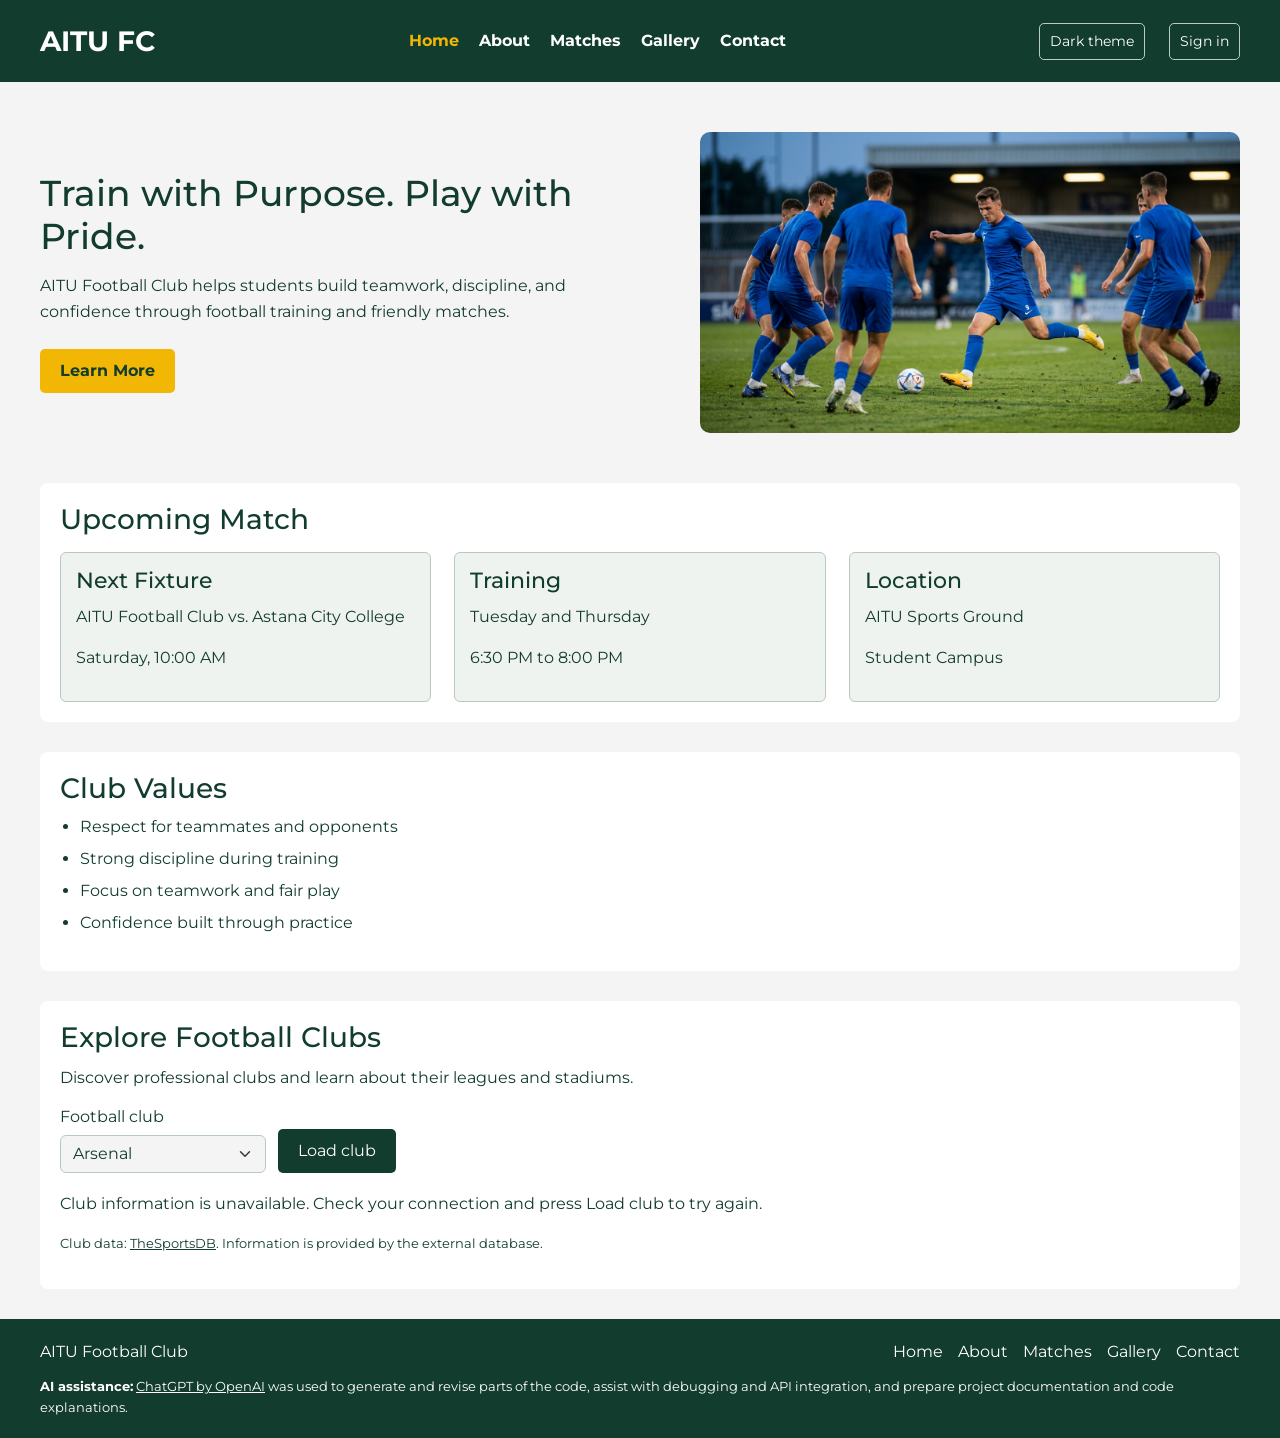
<file: index.html>
<!DOCTYPE html>
<html lang="en">
<head>
  <meta charset="UTF-8">
  <meta name="viewport" content="width=device-width, initial-scale=1.0">
  <title>AITU Football Club</title>
  <link rel="preconnect" href="https://fonts.googleapis.com">
  <link rel="preconnect" href="https://fonts.gstatic.com" crossorigin>
  <link href="https://fonts.googleapis.com/css2?family=Montserrat:wght@400;600;700&display=swap" rel="stylesheet">
  <link rel="stylesheet" href="https://cdn.jsdelivr.net/npm/bootstrap@5.3.3/dist/css/bootstrap.min.css">
  <link rel="stylesheet" href="css/style.css">
</head>
<body>
  <header>
    <a class="logo" href="index.html">AITU FC</a>
    <nav>
      <ul>
        <li><a href="index.html" aria-current="page">Home</a></li>
        <li><a href="about.html">About</a></li>
        <li><a href="matches.html">Matches</a></li>
        <li><a href="gallery.html">Gallery</a></li>
        <li><a href="contact.html">Contact</a></li>
      </ul>
    </nav>
    <div class="header-tools">
      <button type="button" id="theme-toggle" aria-pressed="false">Dark theme</button>
      <span id="user-name"></span>
      <a id="sign-in-link" href="signin.html">Sign in</a>
      <button type="button" id="sign-out" hidden>Sign out</button>
    </div>
  </header>

  <main>
    <section class="hero">
      <div class="hero-text">
        <h1>Train with Purpose. Play with Pride.</h1>
        <p>AITU Football Club helps students build teamwork, discipline, and confidence through football training and friendly matches.</p>
        <a class="button" href="about.html">Learn More</a>
      </div>
      <div class="hero-image">
        <img src="training.png" alt="Football players training on the field" loading="lazy">
      </div>
    </section>

    <section class="section" id="schedule">
      <h2>Upcoming Match</h2>
      <div class="info-box">
        <div class="card">
          <h3>Next Fixture</h3>
          <p>AITU Football Club vs. Astana City College</p>
          <p>Saturday, 10:00 AM</p>
        </div>
        <div class="card">
          <h3>Training</h3>
          <p>Tuesday and Thursday</p>
          <p>6:30 PM to 8:00 PM</p>
        </div>
        <div class="card">
          <h3>Location</h3>
          <p>AITU Sports Ground</p>
          <p>Student Campus</p>
        </div>
      </div>
    </section>

    <section class="section" id="players">
      <h2>Club Values</h2>
      <ul>
        <li>Respect for teammates and opponents</li>
        <li>Strong discipline during training</li>
        <li>Focus on teamwork and fair play</li>
        <li>Confidence built through practice</li>
      </ul>
    </section>

    <section class="section" id="football-clubs">
      <h2>Explore Football Clubs</h2>
      <p>Discover professional clubs and learn about their leagues and stadiums.</p>
      <form id="team-form" class="team-controls">
        <div>
          <label for="team-select">Football club</label>
          <select id="team-select" class="form-select">
            <option value="133604">Arsenal</option>
            <option value="133602">Liverpool</option>
            <option value="133612">Manchester United</option>
          </select>
        </div>
        <button id="team-load" class="form-button" type="submit">Load club</button>
      </form>
      <p id="team-status" role="status" aria-live="polite"></p>
      <div id="team-results" aria-busy="false"></div>
      <p class="api-credit">Club data: <a href="https://www.thesportsdb.com/" target="_blank" rel="noopener">TheSportsDB</a>. Information is provided by the external database.</p>
    </section>
  </main>

  <footer>
    <p>AITU Football Club</p>
    <div class="footer-links">
      <a href="index.html">Home</a>
      <a href="about.html">About</a>
      <a href="matches.html">Matches</a>
      <a href="gallery.html">Gallery</a>
      <a href="contact.html">Contact</a>
    </div>
    <p class="ai-credit"><strong>AI assistance:</strong> <a href="https://chatgpt.com/" target="_blank" rel="noopener">ChatGPT by OpenAI</a> was used to generate and revise parts of the code, assist with debugging and API integration, and prepare project documentation and code explanations.</p>
  </footer>

  <script src="js/jquery-3.7.1.min.js"></script>
  <script src="js/script.js"></script>
</body>
</html>
</file>
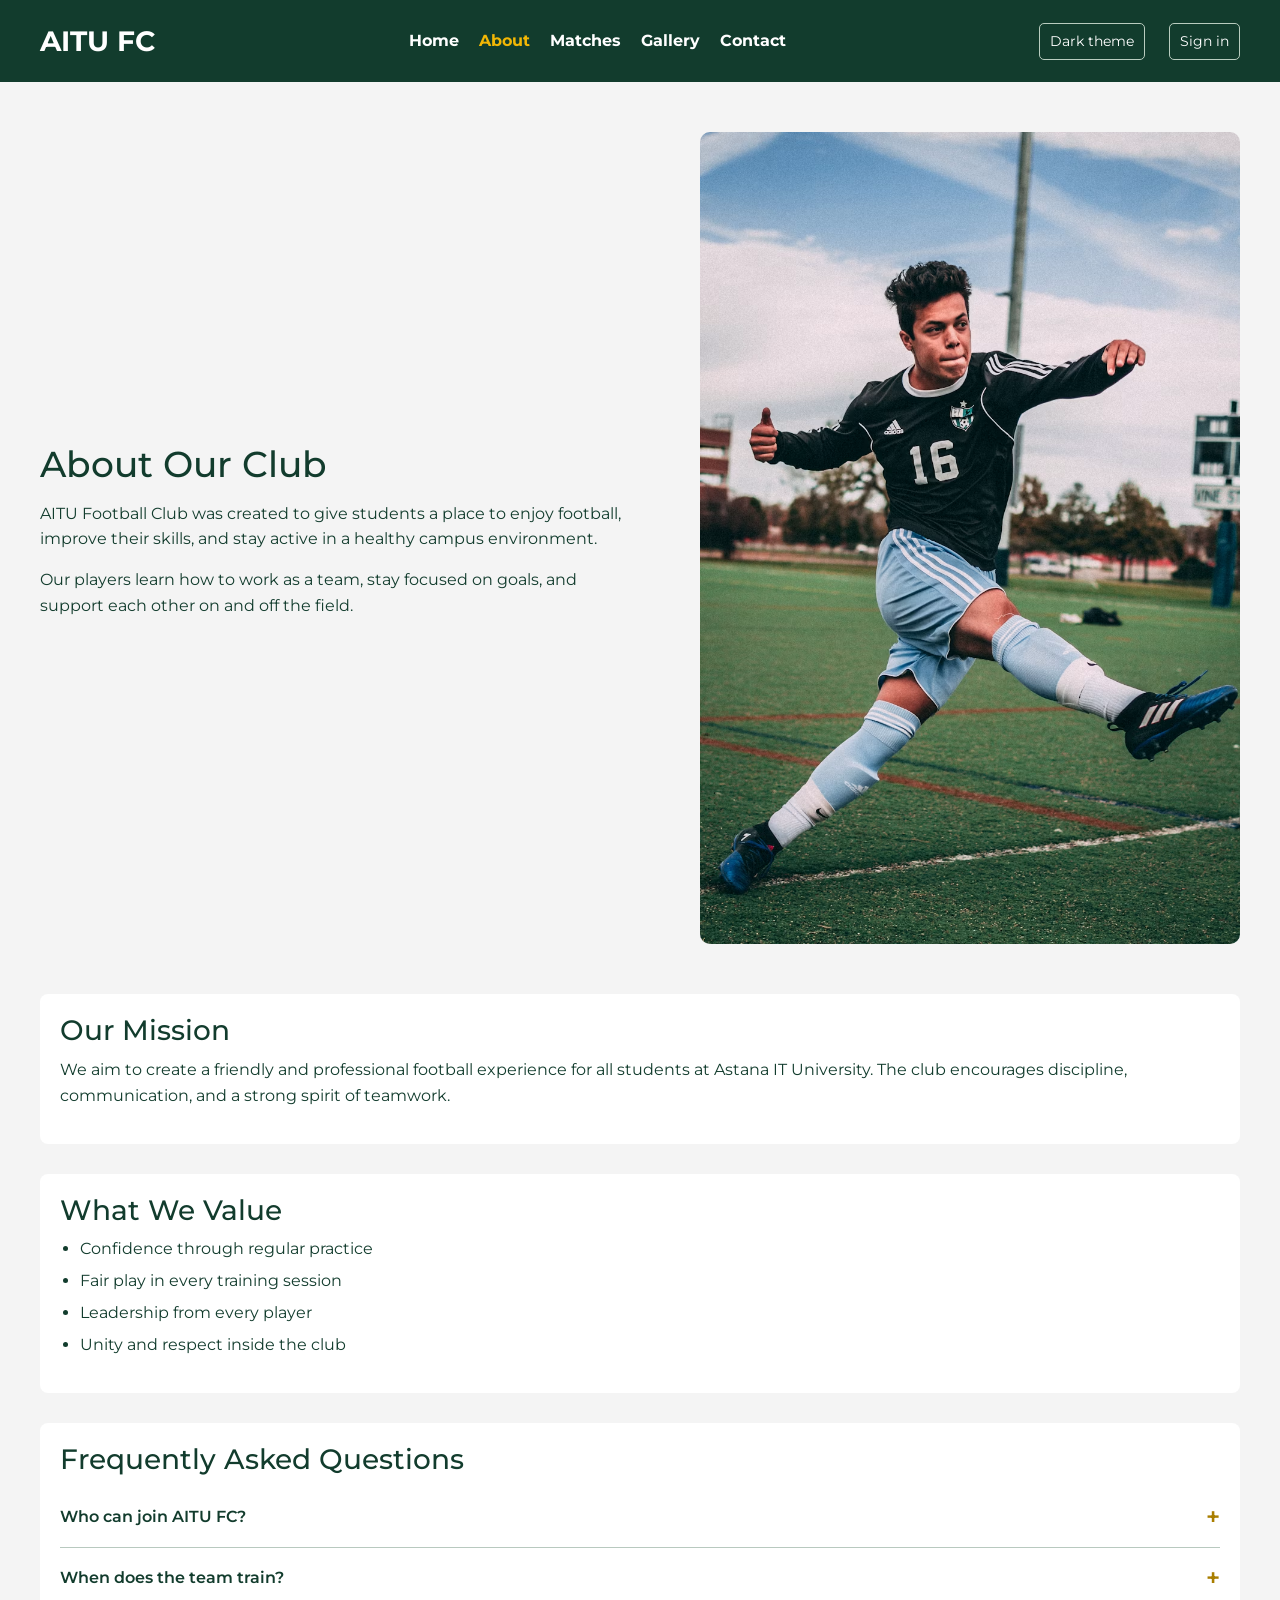
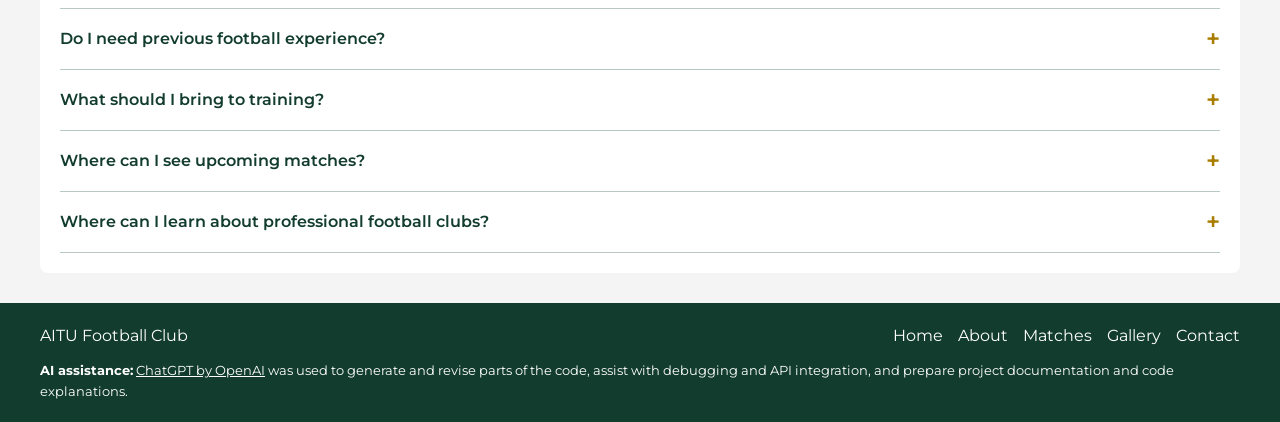
<file: about.html>
<!DOCTYPE html>
<html lang="en">
<head>
  <meta charset="UTF-8">
  <meta name="viewport" content="width=device-width, initial-scale=1.0">
  <title>About AITU Football Club</title>
  <link rel="preconnect" href="https://fonts.googleapis.com">
  <link rel="preconnect" href="https://fonts.gstatic.com" crossorigin>
  <link href="https://fonts.googleapis.com/css2?family=Montserrat:wght@400;600;700&display=swap" rel="stylesheet">
  <link rel="stylesheet" href="https://cdn.jsdelivr.net/npm/bootstrap@5.3.3/dist/css/bootstrap.min.css">
  <link rel="stylesheet" href="css/style.css">
</head>
<body>
  <header>
    <a class="logo" href="index.html">AITU FC</a>
    <nav>
      <ul>
        <li><a href="index.html">Home</a></li>
        <li><a href="about.html" aria-current="page">About</a></li>
        <li><a href="matches.html">Matches</a></li>
        <li><a href="gallery.html">Gallery</a></li>
        <li><a href="contact.html">Contact</a></li>
      </ul>
    </nav>
    <div class="header-tools">
      <button type="button" id="theme-toggle" aria-pressed="false">Dark theme</button>
      <span id="user-name"></span>
      <a id="sign-in-link" href="signin.html">Sign in</a>
      <button type="button" id="sign-out" hidden>Sign out</button>
    </div>
  </header>

  <main>
    <section class="hero">
      <div class="hero-text">
        <h1>About Our Club</h1>
        <p>AITU Football Club was created to give students a place to enjoy football, improve their skills, and stay active in a healthy campus environment.</p>
        <p>Our players learn how to work as a team, stay focused on goals, and support each other on and off the field.</p>
      </div>
      <div class="hero-image">
        <img src="person.avif" alt="Football team standing together after the match" loading="lazy">
      </div>
    </section>

    <section class="section">
      <h2>Our Mission</h2>
      <p>We aim to create a friendly and professional football experience for all students at Astana IT University. The club encourages discipline, communication, and a strong spirit of teamwork.</p>
    </section>

    <section class="section">
      <h2>What We Value</h2>
      <ul>
        <li>Confidence through regular practice</li>
        <li>Fair play in every training session</li>
        <li>Leadership from every player</li>
        <li>Unity and respect inside the club</li>
      </ul>
    </section>

    <section class="section" id="faq">
      <h2>Frequently Asked Questions</h2>
      <div class="faq-item">
        <button class="faq-question" type="button" aria-expanded="false" aria-controls="faq-1">Who can join AITU FC?<span class="faq-icon" aria-hidden="true">+</span></button>
        <div class="faq-answer" id="faq-1"><p>The club welcomes AITU students who enjoy football and want to improve their skills.</p></div>
      </div>
      <div class="faq-item">
        <button class="faq-question" type="button" aria-expanded="false" aria-controls="faq-2">When does the team train?<span class="faq-icon" aria-hidden="true">+</span></button>
        <div class="faq-answer" id="faq-2"><p>Our sample training schedule is Tuesday and Thursday, from 6:30 PM to 8:00 PM. Confirm the actual session with the team.</p></div>
      </div>
      <div class="faq-item">
        <button class="faq-question" type="button" aria-expanded="false" aria-controls="faq-3">Do I need previous football experience?<span class="faq-icon" aria-hidden="true">+</span></button>
        <div class="faq-answer" id="faq-3"><p>Players of different levels can take part in training. Tryouts help the team find suitable roles for each player.</p></div>
      </div>
      <div class="faq-item">
        <button class="faq-question" type="button" aria-expanded="false" aria-controls="faq-4">What should I bring to training?<span class="faq-icon" aria-hidden="true">+</span></button>
        <div class="faq-answer" id="faq-4"><p>Bring suitable football shoes, sports clothes, shin guards and a water bottle.</p></div>
      </div>
      <div class="faq-item">
        <button class="faq-question" type="button" aria-expanded="false" aria-controls="faq-5">Where can I see upcoming matches?<span class="faq-icon" aria-hidden="true">+</span></button>
        <div class="faq-answer" id="faq-5"><p>Visit the Matches page. Use the search field and category buttons to find friendly, league or cup matches.</p></div>
      </div>
      <div class="faq-item">
        <button class="faq-question" type="button" aria-expanded="false" aria-controls="faq-6">Where can I learn about professional football clubs?<span class="faq-icon" aria-hidden="true">+</span></button>
        <div class="faq-answer" id="faq-6"><p>The Home page includes Explore Football Clubs. Select Arsenal, Liverpool or Manchester United and load information about the club from TheSportsDB.</p></div>
      </div>
    </section>
  </main>

  <footer>
    <p>AITU Football Club</p>
    <div class="footer-links">
      <a href="index.html">Home</a>
      <a href="about.html">About</a>
      <a href="matches.html">Matches</a>
      <a href="gallery.html">Gallery</a>
      <a href="contact.html">Contact</a>
    </div>
    <p class="ai-credit"><strong>AI assistance:</strong> <a href="https://chatgpt.com/" target="_blank" rel="noopener">ChatGPT by OpenAI</a> was used to generate and revise parts of the code, assist with debugging and API integration, and prepare project documentation and code explanations.</p>
  </footer>

  <script src="js/jquery-3.7.1.min.js"></script>
  <script src="js/script.js"></script>
</body>
</html>
</file>
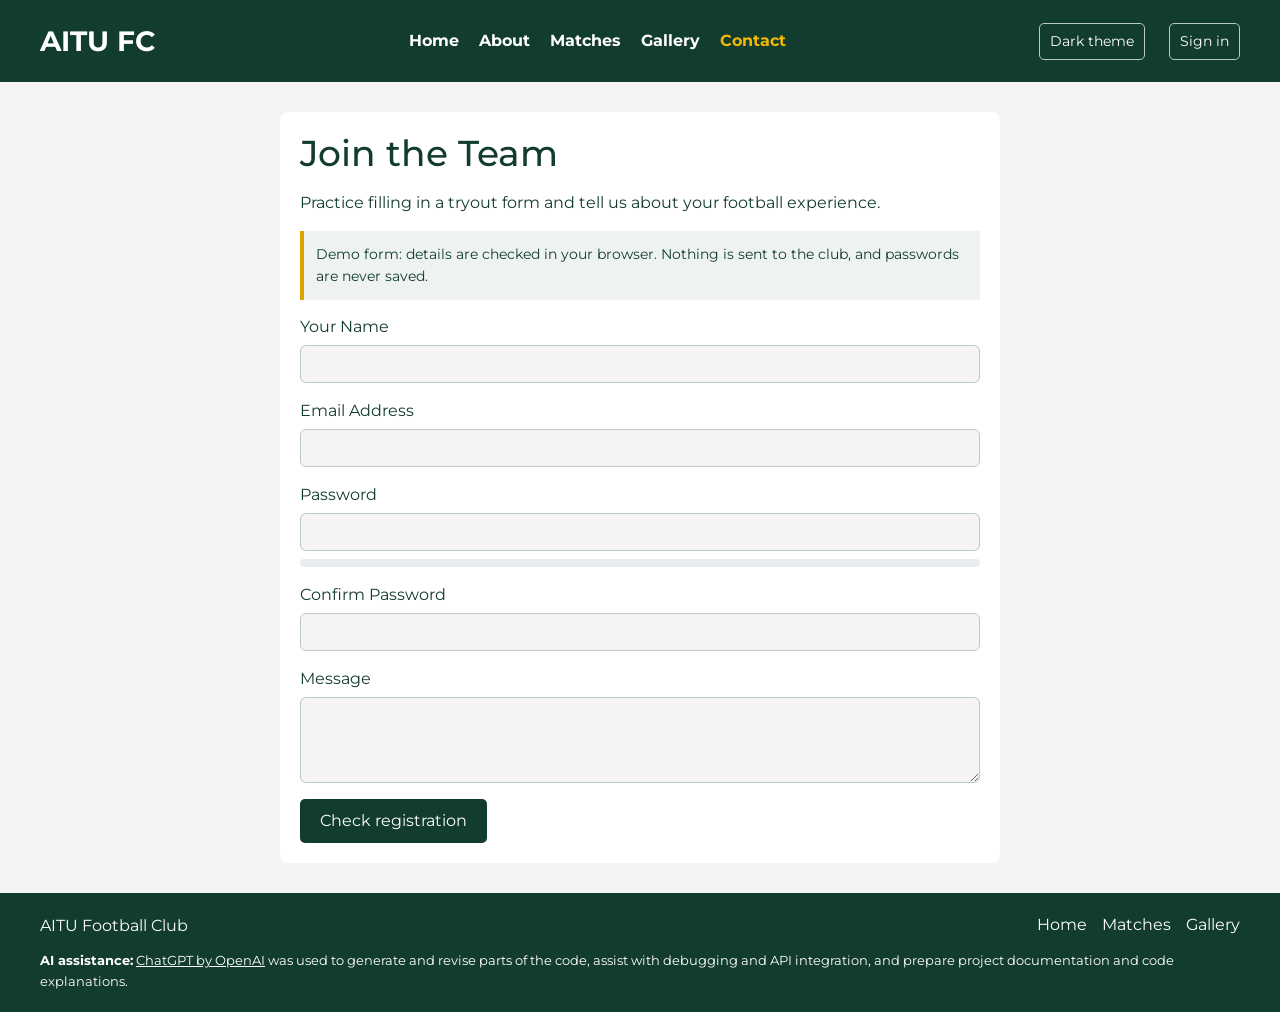
<file: contact.html>
<!DOCTYPE html>
<html lang="en">
<head>
  <meta charset="UTF-8">
  <meta name="viewport" content="width=device-width, initial-scale=1.0">
  <title>Contact AITU Football Club</title>
  <link rel="preconnect" href="https://fonts.googleapis.com">
  <link rel="preconnect" href="https://fonts.gstatic.com" crossorigin>
  <link href="https://fonts.googleapis.com/css2?family=Montserrat:wght@400;600;700&display=swap" rel="stylesheet">
  <link rel="stylesheet" href="https://cdn.jsdelivr.net/npm/bootstrap@5.3.3/dist/css/bootstrap.min.css">
  <link rel="stylesheet" href="css/style.css">
</head>
<body>
  <header>
    <a class="logo" href="index.html">AITU FC</a>
    <nav>
      <ul>
        <li><a href="index.html">Home</a></li>
        <li><a href="about.html">About</a></li>
        <li><a href="matches.html">Matches</a></li>
        <li><a href="gallery.html">Gallery</a></li>
        <li><a href="contact.html" aria-current="page">Contact</a></li>
      </ul>
    </nav>
    <div class="header-tools">
      <button type="button" id="theme-toggle" aria-pressed="false">Dark theme</button>
      <span id="user-name"></span>
      <a id="sign-in-link" href="signin.html">Sign in</a>
      <button type="button" id="sign-out" hidden>Sign out</button>
    </div>
  </header>

  <main>
    <div class="form-section">
      <h1>Join the Team</h1>
      <p>Practice filling in a tryout form and tell us about your football experience.</p>

      <p class="demo-note">Demo form: details are checked in your browser. Nothing is sent to the club, and passwords are never saved.</p>
      <div id="form-alert" role="status" class="alert"></div>

      <form id="registration-form" novalidate>
        <div class="mb-3">
          <label for="player-name">Your Name</label>
          <input class="form-control" type="text" id="player-name" name="player-name" required>
          <div class="invalid-feedback" id="name-error"></div>
          <div class="valid-feedback" id="name-valid"></div>
        </div>

        <div class="mb-3">
          <label for="player-email">Email Address</label>
          <input class="form-control" type="email" id="player-email" name="player-email" required>
          <div class="invalid-feedback" id="email-error"></div>
          <div class="valid-feedback" id="email-valid"></div>
        </div>

        <div class="mb-3">
          <label for="player-password">Password</label>
          <input class="form-control" type="password" id="player-password" name="player-password" minlength="6" required>
          <div class="invalid-feedback" id="password-error"></div>
          <div class="valid-feedback" id="password-valid"></div>
          <div class="strength-meter-wrapper" id="password-strength-wrapper">
            <div id="password-strength-bar"></div>
          </div>
          <small id="password-strength-text"></small>
        </div>

        <div class="mb-3">
          <label for="player-confirm-password">Confirm Password</label>
          <input class="form-control" type="password" id="player-confirm-password" name="player-confirm-password" required>
          <div class="invalid-feedback" id="confirm-error"></div>
          <div class="valid-feedback" id="confirm-valid"></div>
        </div>

        <div class="mb-3">
          <label for="player-message">Message</label>
          <textarea class="form-control" id="player-message" name="player-message" rows="3" required></textarea>
          <div class="invalid-feedback" id="message-error"></div>
          <div class="valid-feedback" id="message-valid"></div>
        </div>

        <button class="form-button" type="submit" id="submit-btn">Check registration</button>
      </form>
    </div>
  </main>

  <footer>
    <p>AITU Football Club</p>
    <div class="footer-links">
      <a href="index.html">Home</a>
      <a href="matches.html">Matches</a>
      <a href="gallery.html">Gallery</a>
    </div>
    <p class="ai-credit"><strong>AI assistance:</strong> <a href="https://chatgpt.com/" target="_blank" rel="noopener">ChatGPT by OpenAI</a> was used to generate and revise parts of the code, assist with debugging and API integration, and prepare project documentation and code explanations.</p>
  </footer>

  <script src="js/jquery-3.7.1.min.js"></script>
  <script src="js/script.js"></script>
</body>
</html>
</file>
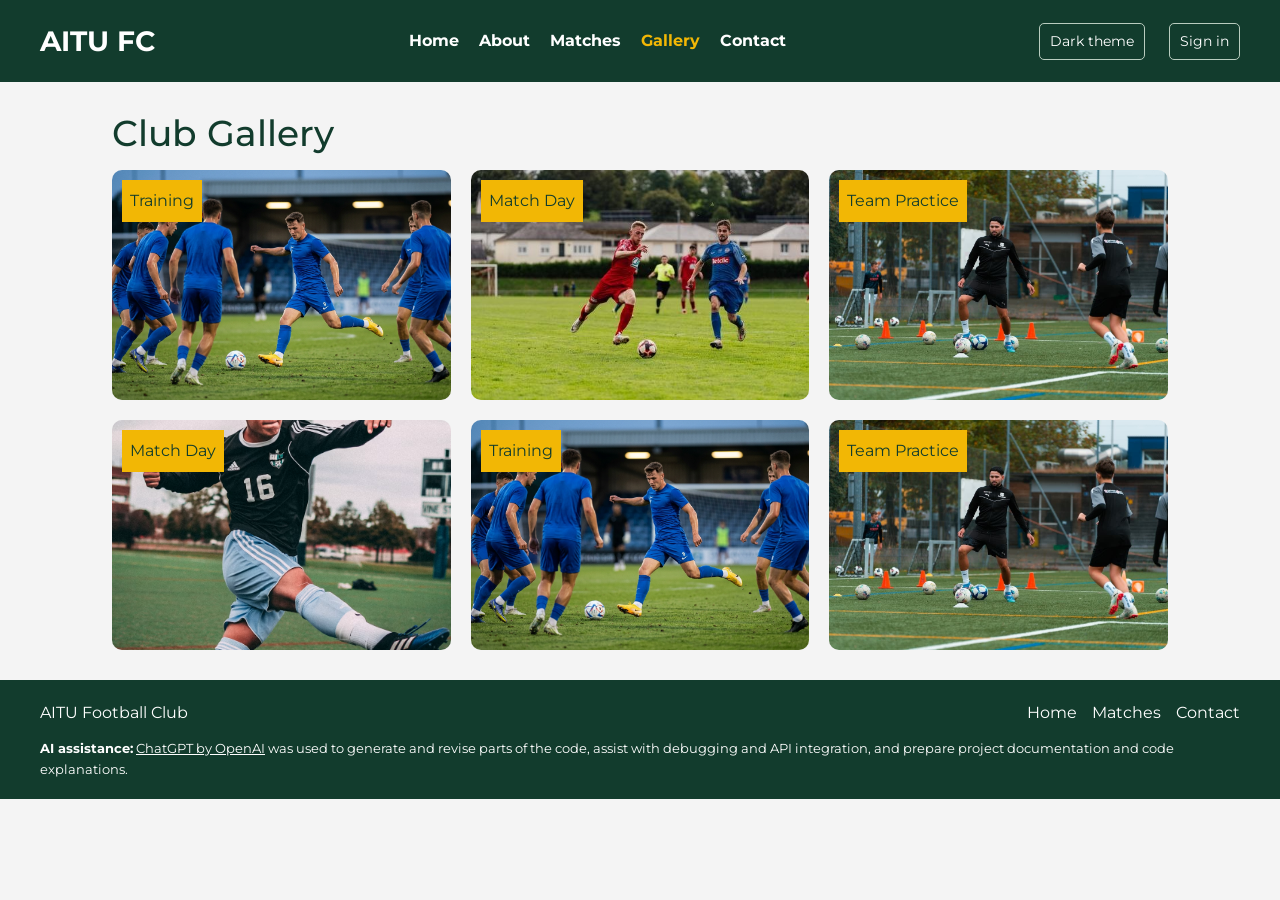
<file: gallery.html>
<!DOCTYPE html>
<html lang="en">
<head>
  <meta charset="UTF-8">
  <meta name="viewport" content="width=device-width, initial-scale=1.0">
  <title>Club Gallery - AITU Football Club</title>
  <link rel="preconnect" href="https://fonts.googleapis.com">
  <link rel="preconnect" href="https://fonts.gstatic.com" crossorigin>
  <link href="https://fonts.googleapis.com/css2?family=Montserrat:wght@400;600;700&display=swap" rel="stylesheet">
  <link rel="stylesheet" href="https://cdn.jsdelivr.net/npm/bootstrap@5.3.3/dist/css/bootstrap.min.css">
  <link rel="stylesheet" href="css/style.css">
</head>
<body>
  <header>
    <a class="logo" href="index.html">AITU FC</a>
    <nav>
      <ul>
        <li><a href="index.html">Home</a></li>
        <li><a href="about.html">About</a></li>
        <li><a href="matches.html">Matches</a></li>
        <li><a href="gallery.html" aria-current="page">Gallery</a></li>
        <li><a href="contact.html">Contact</a></li>
      </ul>
    </nav>
    <div class="header-tools">
      <button type="button" id="theme-toggle" aria-pressed="false">Dark theme</button>
      <span id="user-name"></span>
      <a id="sign-in-link" href="signin.html">Sign in</a>
      <button type="button" id="sign-out" hidden>Sign out</button>
    </div>
  </header>

  <main>
    <div class="container">
      <h1>Club Gallery</h1>
      <div class="gallery" id="club-gallery">
        <div class="gallery-photo" role="button" tabindex="0" aria-label="Open photo">
          <img src="training.png" alt="AITU football players training" loading="lazy">
          <p class="photo-badge">Training</p>
        </div>
        <div class="gallery-photo" role="button" tabindex="0" aria-label="Open photo">
          <img src="matchday.jpg" alt="AITU football players preparing for a match" loading="lazy">
          <p class="photo-badge">Match Day</p>
        </div>
        <div class="gallery-photo" role="button" tabindex="0" aria-label="Open photo">
          <img src="practice.jpg" alt="AITU football players practicing together" loading="lazy">
          <p class="photo-badge">Team Practice</p>
        </div>
        <div class="gallery-photo" role="button" tabindex="0" aria-label="Open photo">
          <img src="person.avif" alt="AITU football squad celebration after victory" loading="lazy">
          <p class="photo-badge">Match Day</p>
        </div>
        <div class="gallery-photo" role="button" tabindex="0" aria-label="Open photo">
          <img src="training.png" alt="Evening conditioning session on the pitch" loading="lazy">
          <p class="photo-badge">Training</p>
        </div>
        <div class="gallery-photo" role="button" tabindex="0" aria-label="Open photo">
          <img src="practice.jpg" alt="Tactical passing drills before tournament" loading="lazy">
          <p class="photo-badge">Team Practice</p>
        </div>
      </div>
    </div>
  </main>

  <div id="lightbox-overlay" role="dialog" aria-modal="true" aria-label="Club photo">
    <button type="button" id="lightbox-close" aria-label="Close photo">&times;</button>
    <button type="button" id="lightbox-prev" aria-label="Previous photo">&#10094;</button>
    <div class="lightbox-box">
      <img id="lightbox-img" src="training.png" alt="Enlarged gallery view">
      <p id="lightbox-caption"></p>
    </div>
    <button type="button" id="lightbox-next" aria-label="Next photo">&#10095;</button>
  </div>

  <footer>
    <p>AITU Football Club</p>
    <div class="footer-links">
      <a href="index.html">Home</a>
      <a href="matches.html">Matches</a>
      <a href="contact.html">Contact</a>
    </div>
    <p class="ai-credit"><strong>AI assistance:</strong> <a href="https://chatgpt.com/" target="_blank" rel="noopener">ChatGPT by OpenAI</a> was used to generate and revise parts of the code, assist with debugging and API integration, and prepare project documentation and code explanations.</p>
  </footer>

  <script src="js/jquery-3.7.1.min.js"></script>
  <script src="js/script.js"></script>
</body>
</html>
</file>
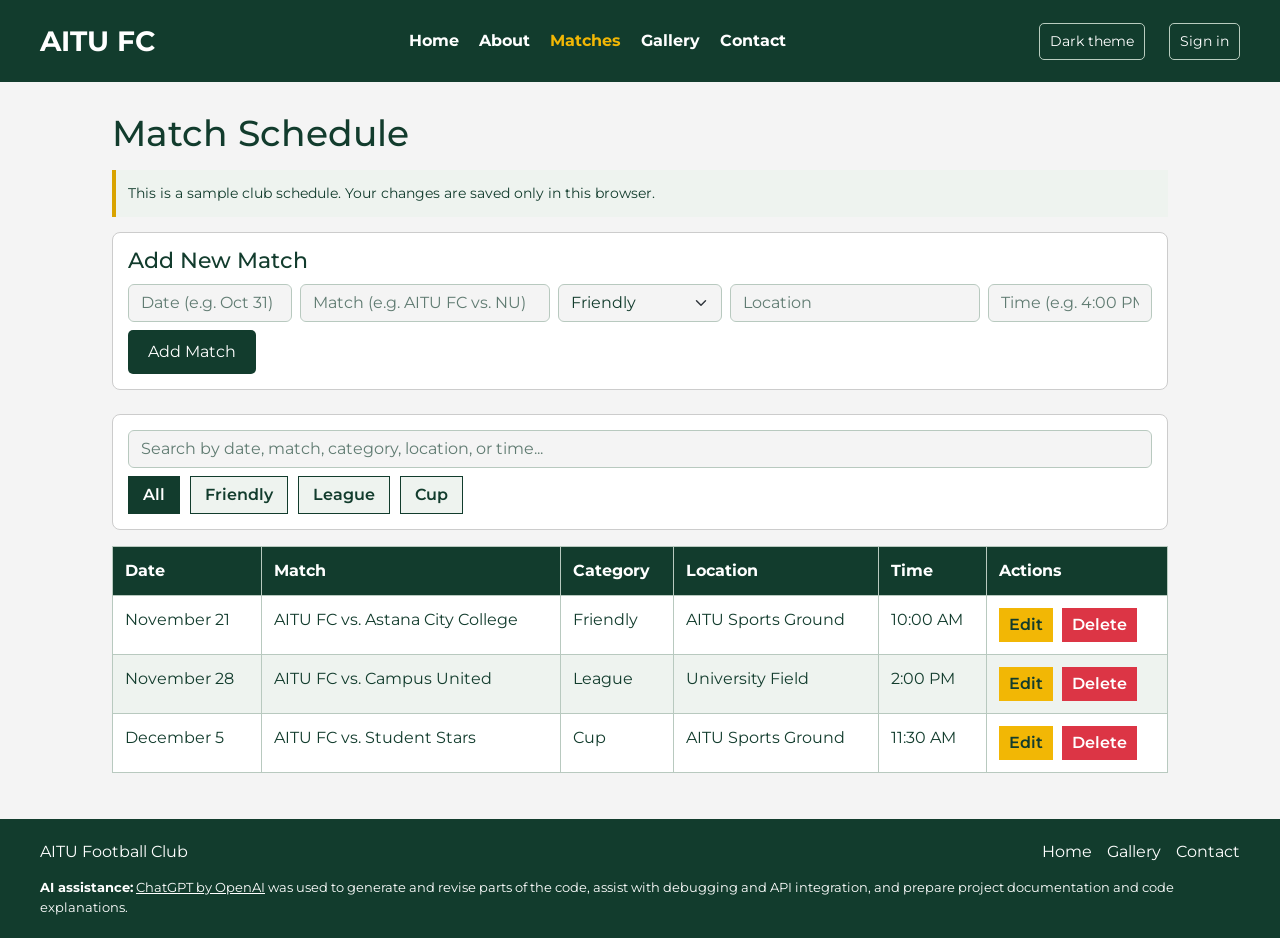
<file: matches.html>
<!DOCTYPE html>
<html lang="en">
<head>
  <meta charset="UTF-8">
  <meta name="viewport" content="width=device-width, initial-scale=1.0">
  <title>Match Schedule - AITU Football Club</title>
  <link rel="preconnect" href="https://fonts.googleapis.com">
  <link rel="preconnect" href="https://fonts.gstatic.com" crossorigin>
  <link href="https://fonts.googleapis.com/css2?family=Montserrat:wght@400;600;700&display=swap" rel="stylesheet">
  <link rel="stylesheet" href="https://cdn.jsdelivr.net/npm/bootstrap@5.3.3/dist/css/bootstrap.min.css">
  <link rel="stylesheet" href="css/style.css">
</head>
<body>
  <header>
    <a class="logo" href="index.html">AITU FC</a>
    <nav>
      <ul>
        <li><a href="index.html">Home</a></li>
        <li><a href="about.html">About</a></li>
        <li><a href="matches.html" aria-current="page">Matches</a></li>
        <li><a href="gallery.html">Gallery</a></li>
        <li><a href="contact.html">Contact</a></li>
      </ul>
    </nav>
    <div class="header-tools">
      <button type="button" id="theme-toggle" aria-pressed="false">Dark theme</button>
      <span id="user-name"></span>
      <a id="sign-in-link" href="signin.html">Sign in</a>
      <button type="button" id="sign-out" hidden>Sign out</button>
    </div>
  </header>

  <main>
    <div class="container">
      <h1>Match Schedule</h1>
      <p class="demo-note">This is a sample club schedule. Your changes are saved only in this browser.</p>

      <div class="crud-form-box mb-4">
        <h3 id="crud-form-title">Add New Match</h3>
        <div id="crud-alert" class="alert"></div>
        <form id="crud-form" class="row g-2" novalidate>
          <div class="col-md-2">
            <input type="text" id="match-date" aria-label="Date" class="form-control" placeholder="Date (e.g. Oct 31)" required>
          </div>
          <div class="col-md-3">
            <input type="text" id="match-teams" aria-label="Teams" class="form-control" placeholder="Match (e.g. AITU FC vs. NU)" required>
          </div>
          <div class="col-md-2">
            <select id="match-category" aria-label="Category" class="form-select" required>
              <option value="Friendly">Friendly</option>
              <option value="League">League</option>
              <option value="Cup">Cup</option>
            </select>
          </div>
          <div class="col-md-3">
            <input type="text" id="match-location" aria-label="Location" class="form-control" placeholder="Location" required>
          </div>
          <div class="col-md-2">
            <input type="text" id="match-time" aria-label="Time" class="form-control" placeholder="Time (e.g. 4:00 PM)" required>
          </div>
          <div class="col-12 mt-2">
            <button type="submit" id="save-match-btn" class="form-button">Add Match</button>
            <button type="button" id="cancel-edit-btn" class="category-btn">Cancel</button>
          </div>
        </form>
      </div>

      <div class="filter-controls mb-3">
        <input type="text" id="match-search" aria-label="Search matches" class="form-control mb-2" placeholder="Search by date, match, category, location, or time...">
        <div class="category-buttons">
          <button type="button" class="category-btn active-category">All</button>
          <button type="button" class="category-btn">Friendly</button>
          <button type="button" class="category-btn">League</button>
          <button type="button" class="category-btn">Cup</button>
        </div>
      </div>

      <div class="table-scroll" tabindex="0" aria-label="Match schedule"><table class="table" id="matches-table">
        <thead>
          <tr>
            <th>Date</th>
            <th>Match</th>
            <th>Category</th>
            <th>Location</th>
            <th>Time</th>
            <th>Actions</th>
          </tr>
        </thead>
        <tbody id="matches-tbody"></tbody>
      </table></div>
      <p id="match-empty" hidden>No matches found. Try another search or category.</p>
    </div>
  </main>

  <footer>
    <p>AITU Football Club</p>
    <div class="footer-links">
      <a href="index.html">Home</a>
      <a href="gallery.html">Gallery</a>
      <a href="contact.html">Contact</a>
    </div>
    <p class="ai-credit"><strong>AI assistance:</strong> <a href="https://chatgpt.com/" target="_blank" rel="noopener">ChatGPT by OpenAI</a> was used to generate and revise parts of the code, assist with debugging and API integration, and prepare project documentation and code explanations.</p>
  </footer>

  <script src="js/jquery-3.7.1.min.js"></script>
  <script src="js/script.js"></script>
</body>
</html>
</file>
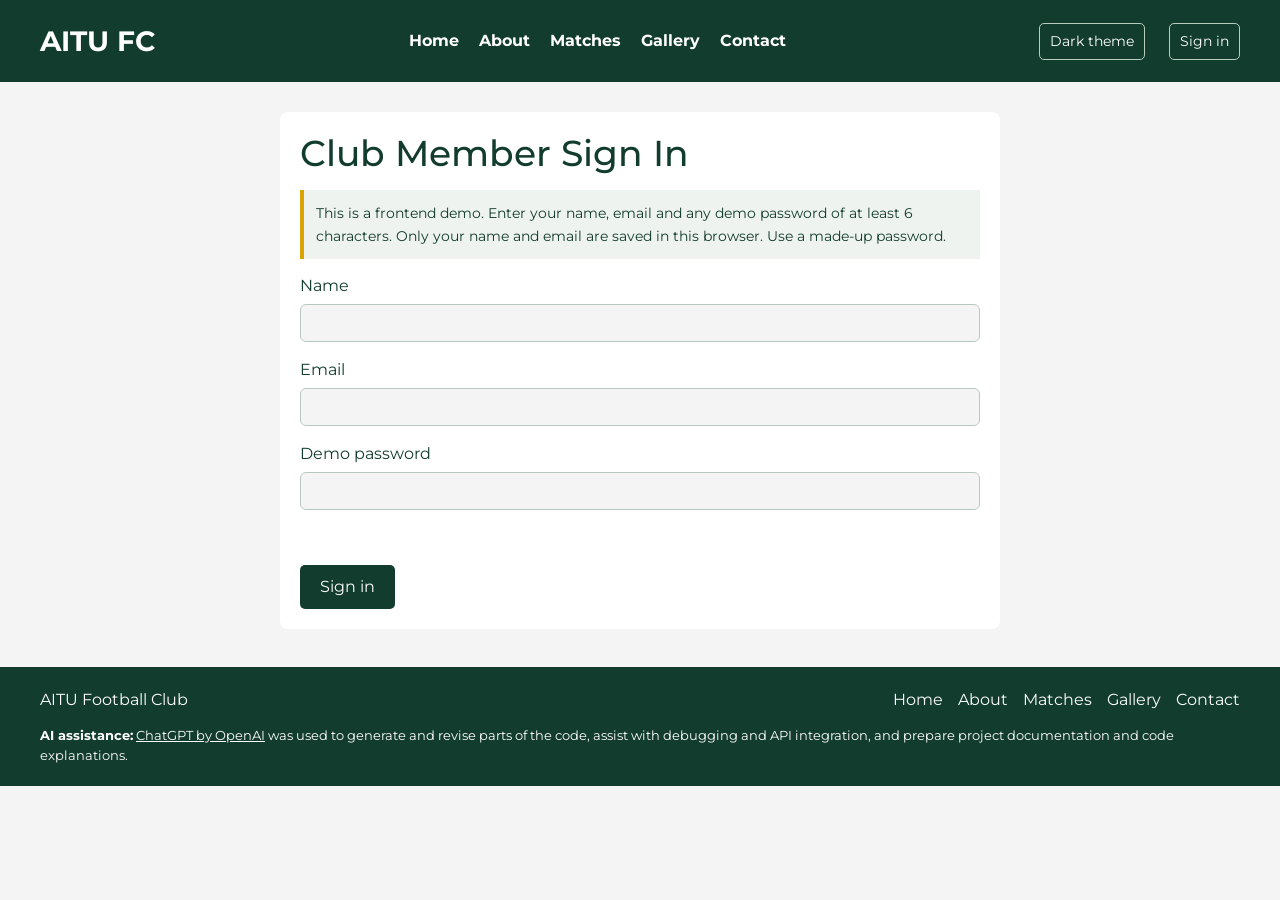
<file: signin.html>
<!DOCTYPE html>
<html lang="en">
<head>
  <meta charset="UTF-8">
  <meta name="viewport" content="width=device-width, initial-scale=1.0">
  <title>Sign In - AITU Football Club</title>
  <link rel="preconnect" href="https://fonts.googleapis.com">
  <link rel="preconnect" href="https://fonts.gstatic.com" crossorigin>
  <link href="https://fonts.googleapis.com/css2?family=Montserrat:wght@400;600;700&display=swap" rel="stylesheet">
  <link rel="stylesheet" href="https://cdn.jsdelivr.net/npm/bootstrap@5.3.3/dist/css/bootstrap.min.css">
  <link rel="stylesheet" href="css/style.css">
</head>
<body>
  <header>
    <a class="logo" href="index.html">AITU FC</a>
    <nav aria-label="Main navigation">
      <ul>
        <li><a href="index.html">Home</a></li>
        <li><a href="about.html">About</a></li>
        <li><a href="matches.html">Matches</a></li>
        <li><a href="gallery.html">Gallery</a></li>
        <li><a href="contact.html">Contact</a></li>
      </ul>
    </nav>
    <div class="header-tools">
      <button type="button" id="theme-toggle" aria-pressed="false">Dark theme</button>
      <span id="user-name"></span>
      <a id="sign-in-link" href="signin.html" aria-current="page">Sign in</a>
      <button type="button" id="sign-out" hidden>Sign out</button>
    </div>
  </header>
  <main>
    <section class="form-section">
      <h1>Club Member Sign In</h1>
      <p class="demo-note">This is a frontend demo. Enter your name, email and any demo password of at least 6 characters. Only your name and email are saved in this browser. Use a made-up password.</p>
      <form id="sign-in-form" novalidate>
        <div class="mb-3">
          <label for="login-name">Name</label>
          <input id="login-name" class="form-control" type="text" minlength="2" maxlength="40" autocomplete="name" required>
        </div>
        <div class="mb-3">
          <label for="login-email">Email</label>
          <input id="login-email" class="form-control" type="email" autocomplete="email" required>
        </div>
        <div class="mb-3">
          <label for="login-password">Demo password</label>
          <input id="login-password" class="form-control" type="password" minlength="6" autocomplete="off" required>
        </div>
        <p id="login-message" class="error-text" role="alert"></p>
        <button class="form-button" type="submit">Sign in</button>
      </form>
      <div id="account-panel" hidden>
        <h2>Welcome, <span id="account-name"></span>!</h2>
        <p>You are signed in on this browser. Your profile stays available when you refresh or visit another page.</p>
        <a class="button" href="matches.html">View matches</a>
        <p class="mt-3">Use Sign out in the header to leave your profile.</p>
      </div>
    </section>
  </main>
  <footer>
    <p>AITU Football Club</p>
    <div class="footer-links">
      <a href="index.html">Home</a>
      <a href="about.html">About</a>
      <a href="matches.html">Matches</a>
      <a href="gallery.html">Gallery</a>
      <a href="contact.html">Contact</a>
    </div>
    <p class="ai-credit"><strong>AI assistance:</strong> <a href="https://chatgpt.com/" target="_blank" rel="noopener">ChatGPT by OpenAI</a> was used to generate and revise parts of the code, assist with debugging and API integration, and prepare project documentation and code explanations.</p>
  </footer>
  <script src="js/jquery-3.7.1.min.js"></script>
  <script src="js/script.js"></script>
</body>
</html>
</file>
<file: css/style.css>
:root {
  --primary-color: #123c2d;
  --accent-color: #f2b705;
  --main-font: 'Montserrat', sans-serif;
  --page-bg: #f4f4f4;
  --panel-bg: #ffffff;
  --soft-bg: #eef3ef;
  --text-color: #123c2d;
  --border-color: #b8c9bf;
}

body {
  margin: 0;
  font-family: var(--main-font);
  background: var(--page-bg);
  color: var(--text-color);
}

header {
  background-color: var(--primary-color);
  padding: 20px 40px;
  display: flex;
  justify-content: space-between;
  align-items: center;
  flex-wrap: wrap;
  gap: 16px;
  color: #ffffff;
}

.logo {
  font-size: 28px;
  font-weight: bold;
  color: #ffffff;
  text-decoration: none;
}

nav ul {
  list-style: none;
  margin: 0;
  padding: 0;
  display: flex;
  gap: 20px;
  flex-wrap: wrap;
  align-items: center;
}

nav a {
  color: #ffffff;
  text-decoration: none;
  font-weight: bold;
}

main {
  padding: 30px 40px;
  max-width: 1280px;
  margin: auto;
  min-height: 65vh;
}

.hero {
  display: flex;
  justify-content: space-between;
  align-items: center;
  gap: 20px;
  padding: 20px 0;
}

.hero-text {
  width: 50%;
}

.hero-image {
  width: 45%;
}

img {
  width: 100%;
  height: auto;
  border-radius: 10px;
}

h1 {
  font-size: 36px;
  margin-bottom: 15px;
  color: inherit;
}

h2 {
  font-size: 28px;
  margin-bottom: 10px;
  color: inherit;
}

h3 {
  font-size: 22px;
  margin-bottom: 10px;
  color: inherit;
}

p {
  font-size: 16px;
  line-height: 1.6;
  margin-bottom: 15px;
  color: inherit;
}

ul {
  padding-left: 20px;
}

li {
  margin-bottom: 8px;
  color: inherit;
}

.button {
  display: inline-block;
  background-color: var(--accent-color);
  color: #123c2d;
  padding: 10px 20px;
  text-decoration: none;
  font-weight: bold;
  border-radius: 5px;
  margin-top: 10px;
}

.section {
  margin-top: 30px;
  padding: 20px;
  background: var(--panel-bg);
  color: var(--text-color);
  border-radius: 8px;
}

.info-box {
  display: flex;
  justify-content: space-between;
  gap: 20px;
  margin-top: 15px;
}

.card {
  width: 32%;
  padding: 15px;
  background: var(--soft-bg);
  color: var(--text-color);
  border: 1px solid var(--border-color);
}

footer {
  background-color: #123c2d;
  padding: 20px 40px;
  display: flex;
  justify-content: space-between;
  align-items: center;
  color: #ffffff;
}

.footer-links {
  display: flex;
  gap: 15px;
}

.footer-links a {
  color: #ffffff;
  text-decoration: none;
}

.container {
  width: 90%;
  margin: 0 auto;
}

.table {
  width: 100%;
  border-collapse: collapse;
  --bs-table-bg: var(--panel-bg);
  --bs-table-color: var(--text-color);
  background: var(--panel-bg);
  color: var(--text-color);
}

.table th {
  padding: 12px;
  text-align: left;
  border: 1px solid #cccccc;
  background-color: #123c2d;
  color: #ffffff;
  border-color: var(--border-color);
}

.table td {
  padding: 12px;
  text-align: left;
  border: 1px solid #cccccc;
  border-color: var(--border-color);
}

.gallery {
  display: grid;
  grid-template-columns: repeat(3, 1fr);
  gap: 20px;
}

.gallery-photo {
  position: relative;
  cursor: pointer;
}

.gallery-photo img {
  display: block;
  height: 230px;
  object-fit: cover;
}

.photo-badge {
  position: absolute;
  top: 10px;
  left: 10px;
  background-color: #f2b705;
  color: #123c2d;
  padding: 8px;
}

.form-section {
  margin: 0 auto;
  padding: 20px;
  background: var(--panel-bg);
  color: var(--text-color);
  border-radius: 8px;
  max-width: 720px;
  width: 100%;
}

.form-button {
  background-color: #123c2d;
  color: #ffffff;
  padding: 10px 20px;
  border: none;
  border-radius: 5px;
}

.form-button:hover {
  background-color: #f2b705;
  color: #123c2d;
}

.form-button:focus {
  background-color: #f2b705;
  color: #123c2d;
}

.strength-meter-wrapper {
  width: 100%;
  height: 8px;
  background-color: #e9ecef;
  border-radius: 4px;
  margin-top: 8px;
  overflow: hidden;
}

#password-strength-bar {
  height: 100%;
  width: 0%;
  transition: width 0.3s ease;
}

.strength-weak {
  background-color: #dc3545;
}

.strength-medium {
  background-color: #ffc107;
}

.strength-strong {
  background-color: #198754;
}

.crud-form-box {
  padding: 15px;
  border: 1px solid #cccccc;
  background: var(--panel-bg);
  color: var(--text-color);
  border-radius: 8px;
}

.filter-controls {
  padding: 15px;
  border: 1px solid #cccccc;
  background: var(--panel-bg);
  color: var(--text-color);
  border-radius: 8px;
}

.category-buttons {
  display: flex;
  flex-wrap: wrap;
  gap: 10px;
}

.category-btn {
  background-color: #eef3ef;
  color: #123c2d;
  border: 1px solid #123c2d;
  padding: 6px 14px;
  font-weight: 600;
  cursor: pointer;
}

.category-btn.active-category {
  background-color: #123c2d;
  color: #ffffff;
}

.action-btn-edit {
  background-color: #f2b705;
  color: #123c2d;
  border: none;
  padding: 5px 10px;
  margin-right: 5px;
  font-weight: 600;
}

.action-btn-delete {
  background-color: #dc3545;
  color: #ffffff;
  border: none;
  padding: 5px 10px;
  font-weight: 600;
}

#lightbox-overlay {
  position: fixed;
  top: 0;
  left: 0;
  width: 100%;
  height: 100%;
  background-color: rgba(0, 0, 0, 0.88);
  z-index: 9999;
  justify-content: center;
  align-items: center;
  display: none;
}

.lightbox-box {
  max-width: 75%;
  text-align: center;
}

#lightbox-img {
  max-height: 75vh;
  width: auto;
  max-width: 100%;
  border-radius: 8px;
}

#lightbox-caption {
  color: #ffffff;
  margin-top: 12px;
  font-size: 18px;
  font-weight: 600;
}

#lightbox-close {
  position: absolute;
  top: 20px;
  right: 30px;
  background: none;
  border: none;
  color: #ffffff;
  font-size: 40px;
  cursor: pointer;
}

#lightbox-prev {
  background-color: #f2b705;
  color: #123c2d;
  border: none;
  padding: 12px 18px;
  font-size: 24px;
  font-weight: bold;
  cursor: pointer;
  margin: 0 15px;
  border-radius: 5px;
}

#lightbox-next {
  background-color: #f2b705;
  color: #123c2d;
  border: none;
  padding: 12px 18px;
  font-size: 24px;
  font-weight: bold;
  cursor: pointer;
  margin: 0 15px;
  border-radius: 5px;
}

html[data-theme="dark"] {
  color-scheme: dark;
  --page-bg: #101c17;
  --panel-bg: #192c23;
  --soft-bg: #213a2d;
  --text-color: #e6f0e9;
  --border-color: #4e6c5c;
}

nav li {
  margin: 0;
}

nav a[aria-current="page"] {
  color: #f2b705;
}

footer p {
  margin: 0;
}

.header-tools {
  display: flex;
  align-items: center;
  flex-wrap: wrap;
  gap: 12px;
}

.header-tools button {
  border: 1px solid #b9ccbf;
  border-radius: 5px;
  padding: 7px 10px;
  background: transparent;
  color: #ffffff;
  font-size: 14px;
  text-decoration: none;
}

.header-tools a {
  border: 1px solid #b9ccbf;
  border-radius: 5px;
  padding: 7px 10px;
  background: transparent;
  color: #ffffff;
  font-size: 14px;
  text-decoration: none;
}

#user-name {
  max-width: 150px;
  overflow-wrap: anywhere;
  font-size: 14px;
}

[hidden] {
  display: none !important;
}

button {
  font: inherit;
}

input {
  font: inherit;
}

select {
  font: inherit;
}

textarea {
  font: inherit;
}

button:disabled {
  opacity: .65;
  cursor: wait;
}

a:focus-visible {
  outline: 3px solid #d9a300;
  outline-offset: 3px;
}

button:focus-visible {
  outline: 3px solid #d9a300;
  outline-offset: 3px;
}

input:focus-visible {
  outline: 3px solid #d9a300;
  outline-offset: 3px;
}

select:focus-visible {
  outline: 3px solid #d9a300;
  outline-offset: 3px;
}

textarea:focus-visible {
  outline: 3px solid #d9a300;
  outline-offset: 3px;
}

.team-card {
  background: var(--soft-bg);
  color: var(--text-color);
  border: 1px solid var(--border-color);
  padding: 16px;
  border-radius: 6px;
  max-width: 760px;
}

.table tr:nth-child(even) td {
  background: var(--soft-bg);
}

.form-control {
  background-color: var(--page-bg);
  color: var(--text-color);
  border-color: var(--border-color);
}

.form-select {
  background-color: var(--page-bg);
  color: var(--text-color);
  border-color: var(--border-color);
}

.form-control:focus {
  background-color: var(--panel-bg);
  color: var(--text-color);
}

.form-select:focus {
  background-color: var(--panel-bg);
  color: var(--text-color);
}

.form-control::placeholder {
  color: var(--text-color);
  opacity: .65;
}

.table-scroll {
  overflow-x: auto;
}

.form-section label {
  margin-bottom: 6px;
}

.demo-note {
  font-size: 14px;
  padding: 12px;
  border-left: 4px solid #d9a300;
  background: var(--soft-bg);
}

.error-text {
  color: #b32335;
  min-height: 24px;
}

html[data-theme="dark"] .error-text {
  color: #ffacb6;
}

.faq-item {
  border-bottom: 1px solid var(--border-color);
}

.faq-question {
  display: flex;
  justify-content: space-between;
  gap: 20px;
  width: 100%;
  padding: 18px 0;
  background: none;
  color: inherit;
  border: none;
  text-align: left;
  font-weight: 600;
}

.faq-icon {
  color: #a97e00;
  font-size: 24px;
  line-height: 1;
}

.faq-answer {
  display: none;
  padding: 0 0 16px;
}

.faq-answer p {
  margin: 0;
}

.team-controls {
  display: flex;
  align-items: end;
  flex-wrap: wrap;
  gap: 12px;
  margin-bottom: 18px;
}

.team-controls label {
  display: block;
  margin-bottom: 6px;
}

.team-controls select {
  min-width: 200px;
}

.team-card h3 {
  font-size: 24px;
}

.team-card p:last-child {
  margin-bottom: 0;
}

.api-credit {
  font-size: 13px;
  margin-top: 16px;
}

.api-credit a {
  color: inherit;
}

.gallery-photo:focus-visible {
  outline: 3px solid #d9a300;
  outline-offset: 4px;
}

body.lightbox-open {
  overflow: hidden;
}

#form-alert {
  display: none;
}

#crud-alert {
  display: none;
}

#cancel-edit-btn {
  display: none;
}

.team-card a {
  color: inherit;
}

.team-details {
  display: grid;
  grid-template-columns: 110px minmax(0, 1fr);
  gap: 10px 20px;
  margin: 20px 0;
}

.team-details dt {
  margin: 0;
  overflow-wrap: anywhere;
}

.team-details dd {
  margin: 0;
  overflow-wrap: anywhere;
}

@media (max-width: 768px) {
  header {
    flex-direction: column;
  }

  .gallery {
    grid-template-columns: repeat(2, 1fr);
  }

  main {
    padding: 24px 16px;
  }

  nav ul {
    flex-direction: row;
    justify-content: center;
    gap: 12px 18px;
  }

  .hero {
    flex-direction: column;
  }

  .hero-text {
    width: 100%;
  }

  .hero-image {
    width: 100%;
  }

  .info-box {
    flex-direction: column;
  }

  .card {
    width: 100%;
  }

  footer {
    flex-direction: column;
    gap: 16px;
    padding: 24px 16px;
  }

  .footer-links {
    flex-wrap: wrap;
    justify-content: center;
  }

  .table {
    min-width: 720px;
  }

  #lightbox-prev {
    padding: 8px;
    margin: 0 4px;
    font-size: 20px;
  }

  #lightbox-next {
    padding: 8px;
    margin: 0 4px;
    font-size: 20px;
  }

  .lightbox-box {
    max-width: 72%;
  }

  h1 {
    font-size: 30px;
  }

  .section {
    padding: 18px;
  }
}

@media (max-width: 568px) {
  .hero {
    text-align: center;
  }

  .gallery {
    grid-template-columns: 1fr;
  }

  .team-controls > div {
    width: 100%;
    min-width: 0;
  }

  .team-controls select {
    width: 100%;
    min-width: 0;
  }

  .team-details {
    grid-template-columns: 90px minmax(0, 1fr);
    gap: 10px;
  }
}

@media (max-width: 1000px) {
  header {
    padding: 20px;
  }

  .header-tools {
    width: 100%;
    justify-content: center;
  }

  .container {
    width: 100%;
    padding: 0;
  }
}

footer {
  flex-wrap: wrap;
}

footer .ai-credit {
  flex-basis: 100%;
  margin-top: 12px;
  font-size: 13px;
  line-height: 1.6;
  overflow-wrap: anywhere;
}

.ai-credit a {
  color: inherit;
  text-decoration: underline;
}
</file>
